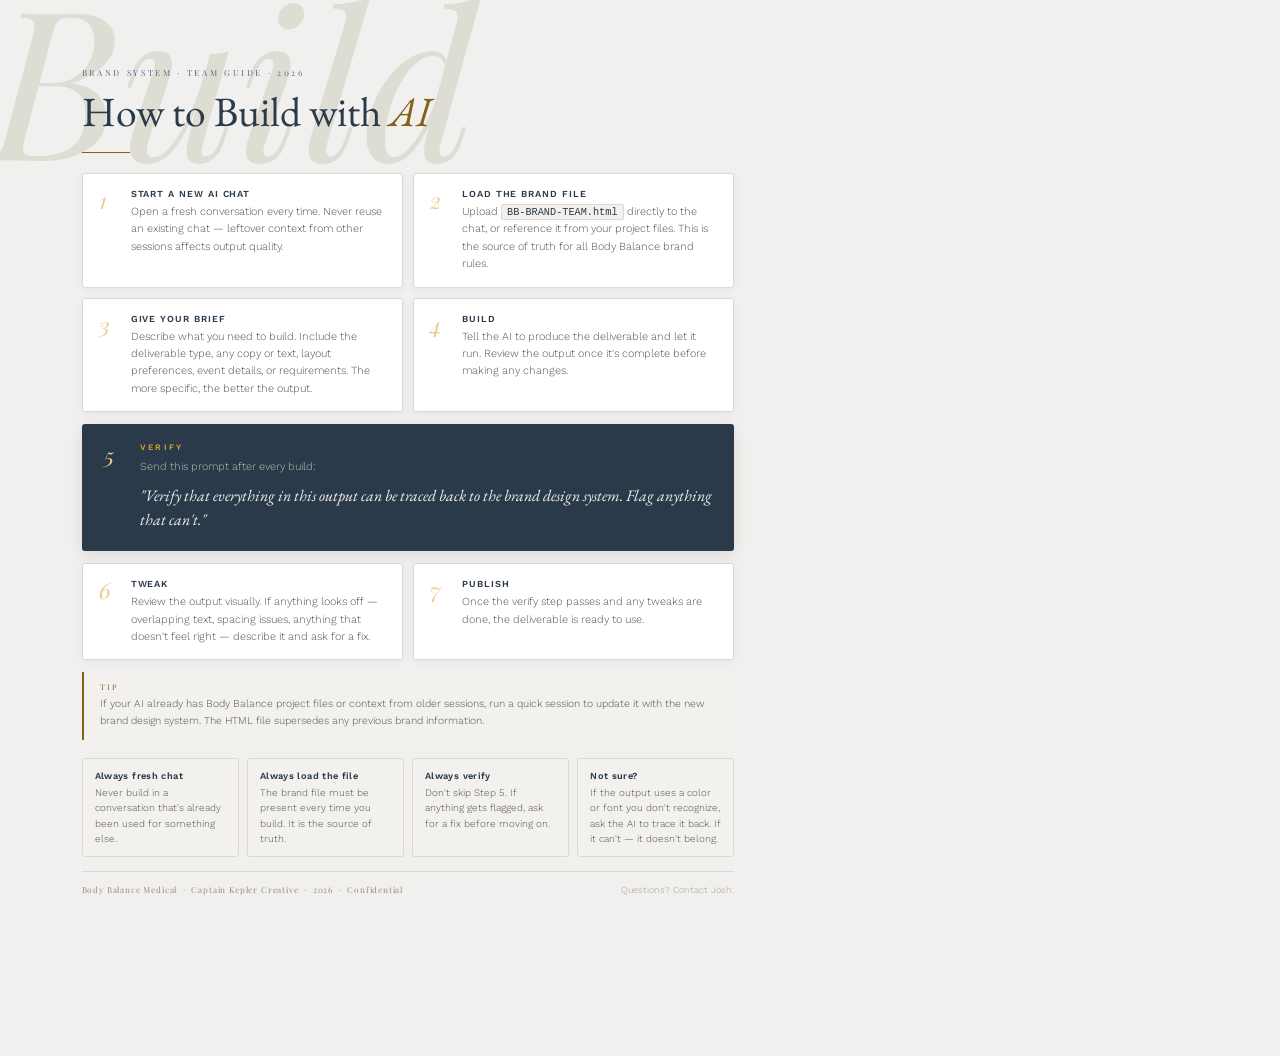
<file: references/BBM-TEAM-WORKFLOW-GUIDE.html>
<!DOCTYPE html>
<html lang="en">
<head>
<meta charset="UTF-8">
<meta name="viewport" content="width=device-width, initial-scale=1.0">
<title>How to Build with AI — Body Balance Medical</title>
<link rel="preconnect" href="https://fonts.googleapis.com">
<link href="https://fonts.googleapis.com/css2?family=EB+Garamond:ital,wght@0,400;1,400&family=Playfair+Display:ital,wght@0,400;1,400&family=Work+Sans:wght@300;600&display=swap" rel="stylesheet">
<style>
  *, *::before, *::after { box-sizing: border-box; margin: 0; padding: 0; }
  @page { size: letter; margin: 0; }
  body {
    background: #f1f0ee;
    font-family: 'Work Sans', system-ui, sans-serif;
    -webkit-print-color-adjust: exact;
    print-color-adjust: exact;
  }
  .page {
    width: 8.5in;
    min-height: 11in;
    background: #f1f0ee;
    padding: 0.7in 0.85in 0.55in;
    position: relative;
    overflow: hidden;
  }
  .page::before {
    content: 'Build';
    position: absolute;
    top: -0.3in;
    left: -0.1in;
    font-family: 'Playfair Display', Georgia, serif;
    font-size: 13rem;
    font-weight: 400;
    font-style: italic;
    color: #deddd3;
    line-height: 1;
    user-select: none;
    pointer-events: none;
    white-space: nowrap;
    z-index: 0;
  }
  .content { position: relative; z-index: 2; }
  .eyebrow {
    font-family: 'Playfair Display', Georgia, serif;
    font-size: 0.52rem;
    font-weight: 400;
    letter-spacing: 0.32em;
    text-transform: uppercase;
    color: #506d8b;
    margin-bottom: 10px;
  }
  .heading {
    font-family: 'EB Garamond', Georgia, serif;
    font-size: 2.6rem;
    font-weight: 400;
    color: #2b3a4a;
    line-height: 1.15;
    margin-bottom: 4px;
  }
  .heading em { font-style: italic; color: #866118; }
  .rule-line {
    width: 48px;
    height: 1px;
    background: #866118;
    margin: 16px 0 20px;
  }
  .steps {
    display: grid;
    grid-template-columns: 1fr 1fr;
    gap: 10px;
    margin-bottom: 12px;
  }
  .step {
    background: #ffffff;
    border: 0.5px solid #dcd9d5;
    border-radius: 3px;
    padding: 14px 16px;
    display: flex;
    gap: 12px;
    align-items: flex-start;
    box-shadow: 0 2px 8px rgba(28,26,23,.05);
  }
  .step-num {
    font-family: 'Playfair Display', Georgia, serif;
    font-size: 1.4rem;
    font-weight: 400;
    font-style: italic;
    color: #ebcc8e;
    line-height: 1;
    flex-shrink: 0;
    width: 20px;
    padding-top: 1px;
  }
  .step-title {
    font-family: 'Work Sans', sans-serif;
    font-size: 0.58rem;
    font-weight: 600;
    color: #2b3a4a;
    letter-spacing: 0.1em;
    text-transform: uppercase;
    margin-bottom: 4px;
  }
  .step-text {
    font-family: 'Work Sans', sans-serif;
    font-size: 0.68rem;
    font-weight: 300;
    color: #554f4a;
    line-height: 1.6;
  }
  .step-text code {
    font-family: monospace;
    font-size: 0.64rem;
    background: #f2f1ed;
    color: #2b3a4a;
    padding: 1px 5px;
    border-radius: 2px;
    border: 0.5px solid #dcd9d5;
  }
  .verify-block {
    background: #2b3a4a;
    border-radius: 3px;
    padding: 18px 22px;
    margin-bottom: 12px;
    display: flex;
    gap: 16px;
    align-items: flex-start;
    box-shadow: 0 4px 16px rgba(28,26,23,.10);
  }
  .verify-num {
    font-family: 'Playfair Display', Georgia, serif;
    font-size: 1.4rem;
    font-weight: 400;
    font-style: italic;
    color: #ebcc8e;
    line-height: 1;
    flex-shrink: 0;
    width: 20px;
    padding-top: 2px;
  }
  .verify-label {
    font-family: 'Work Sans', sans-serif;
    font-size: 0.52rem;
    font-weight: 600;
    letter-spacing: 0.28em;
    text-transform: uppercase;
    color: #d99e2b;
    margin-bottom: 6px;
  }
  .verify-prompt {
    font-family: 'EB Garamond', Georgia, serif;
    font-size: 1rem;
    font-style: italic;
    color: #f1f0ee;
    line-height: 1.55;
  }
  .rules-row {
    display: grid;
    grid-template-columns: repeat(4, 1fr);
    gap: 8px;
    margin-bottom: 14px;
  }
  .rule-pill {
    background: #f2f1ed;
    border: 0.5px solid #dcd9d5;
    border-radius: 3px;
    padding: 10px 12px;
    font-family: 'Work Sans', sans-serif;
    font-size: 0.62rem;
    font-weight: 300;
    color: #554f4a;
    line-height: 1.55;
  }
  .rule-pill strong {
    font-weight: 600;
    color: #2b3a4a;
    display: block;
    margin-bottom: 2px;
    font-size: 0.58rem;
    letter-spacing: 0.04em;
  }
  .note-block {
    border-left: 2px solid #866118;
    padding: 10px 16px;
    margin-bottom: 18px;
    background: #f2f1ed;
    border-radius: 0 3px 3px 0;
  }
  .note-label {
    font-family: 'Playfair Display', Georgia, serif;
    font-size: 0.48rem;
    font-weight: 400;
    letter-spacing: 0.28em;
    text-transform: uppercase;
    color: #866118;
    margin-bottom: 4px;
  }
  .note-text {
    font-family: 'Work Sans', sans-serif;
    font-size: 0.65rem;
    font-weight: 300;
    color: #554f4a;
    line-height: 1.6;
  }
  .footer {
    border-top: 1px solid #dcd9d5;
    padding-top: 12px;
    display: flex;
    justify-content: space-between;
    align-items: center;
  }
  .footer-brand {
    font-family: 'Playfair Display', Georgia, serif;
    font-size: 0.52rem;
    font-weight: 400;
    color: #918c73;
    letter-spacing: 0.1em;
  }
  .footer-note {
    font-family: 'Work Sans', sans-serif;
    font-size: 0.58rem;
    font-weight: 300;
    color: #a59e97;
  }
</style>
</head>
<body>
<div class="page">
  <div class="content">

    <div class="eyebrow">Brand System · Team Guide · 2026</div>
    <div class="heading">How to Build with <em>AI</em></div>
    <div class="rule-line"></div>

    <!-- Steps 1–4 -->
    <div class="steps">
      <div class="step">
        <div class="step-num">1</div>
        <div>
          <div class="step-title">Start a New AI Chat</div>
          <div class="step-text">Open a fresh conversation every time. Never reuse an existing chat — leftover context from other sessions affects output quality.</div>
        </div>
      </div>
      <div class="step">
        <div class="step-num">2</div>
        <div>
          <div class="step-title">Load the Brand File</div>
          <div class="step-text">Upload <code>BB-BRAND-TEAM.html</code> directly to the chat, or reference it from your project files. This is the source of truth for all Body Balance brand rules.</div>
        </div>
      </div>
      <div class="step">
        <div class="step-num">3</div>
        <div>
          <div class="step-title">Give Your Brief</div>
          <div class="step-text">Describe what you need to build. Include the deliverable type, any copy or text, layout preferences, event details, or requirements. The more specific, the better the output.</div>
        </div>
      </div>
      <div class="step">
        <div class="step-num">4</div>
        <div>
          <div class="step-title">Build</div>
          <div class="step-text">Tell the AI to produce the deliverable and let it run. Review the output once it's complete before making any changes.</div>
        </div>
      </div>
    </div>

    <!-- Step 5 — Verify -->
    <div class="verify-block">
      <div class="verify-num">5</div>
      <div>
        <div class="verify-label">Verify</div>
        <div style="font-family:'Work Sans',sans-serif;font-size:0.68rem;font-weight:300;color:#c1bdb8;line-height:1.6;margin-bottom:8px;">Send this prompt after every build:</div>
        <div class="verify-prompt">"Verify that everything in this output can be traced back to the brand design system. Flag anything that can't."</div>
      </div>
    </div>

    <!-- Steps 6–7 -->
    <div class="steps">
      <div class="step">
        <div class="step-num">6</div>
        <div>
          <div class="step-title">Tweak</div>
          <div class="step-text">Review the output visually. If anything looks off — overlapping text, spacing issues, anything that doesn't feel right — describe it and ask for a fix.</div>
        </div>
      </div>
      <div class="step">
        <div class="step-num">7</div>
        <div>
          <div class="step-title">Publish</div>
          <div class="step-text">Once the verify step passes and any tweaks are done, the deliverable is ready to use.</div>
        </div>
      </div>
    </div>

    <!-- Tip note -->
    <div class="note-block">
      <div class="note-label">Tip</div>
      <div class="note-text">If your AI already has Body Balance project files or context from older sessions, run a quick session to update it with the new brand design system. The HTML file supersedes any previous brand information.</div>
    </div>

    <!-- Rules -->
    <div class="rules-row">
      <div class="rule-pill">
        <strong>Always fresh chat</strong>
        Never build in a conversation that's already been used for something else.
      </div>
      <div class="rule-pill">
        <strong>Always load the file</strong>
        The brand file must be present every time you build. It is the source of truth.
      </div>
      <div class="rule-pill">
        <strong>Always verify</strong>
        Don't skip Step 5. If anything gets flagged, ask for a fix before moving on.
      </div>
      <div class="rule-pill">
        <strong>Not sure?</strong>
        If the output uses a color or font you don't recognize, ask the AI to trace it back. If it can't — it doesn't belong.
      </div>
    </div>

    <div class="footer">
      <div class="footer-brand">Body Balance Medical &nbsp;·&nbsp; Captain Kepler Creative &nbsp;·&nbsp; 2026 &nbsp;·&nbsp; Confidential</div>
      <div class="footer-note">Questions? Contact Josh.</div>
    </div>

  </div>
</div>
</body>
</html>
</file>
